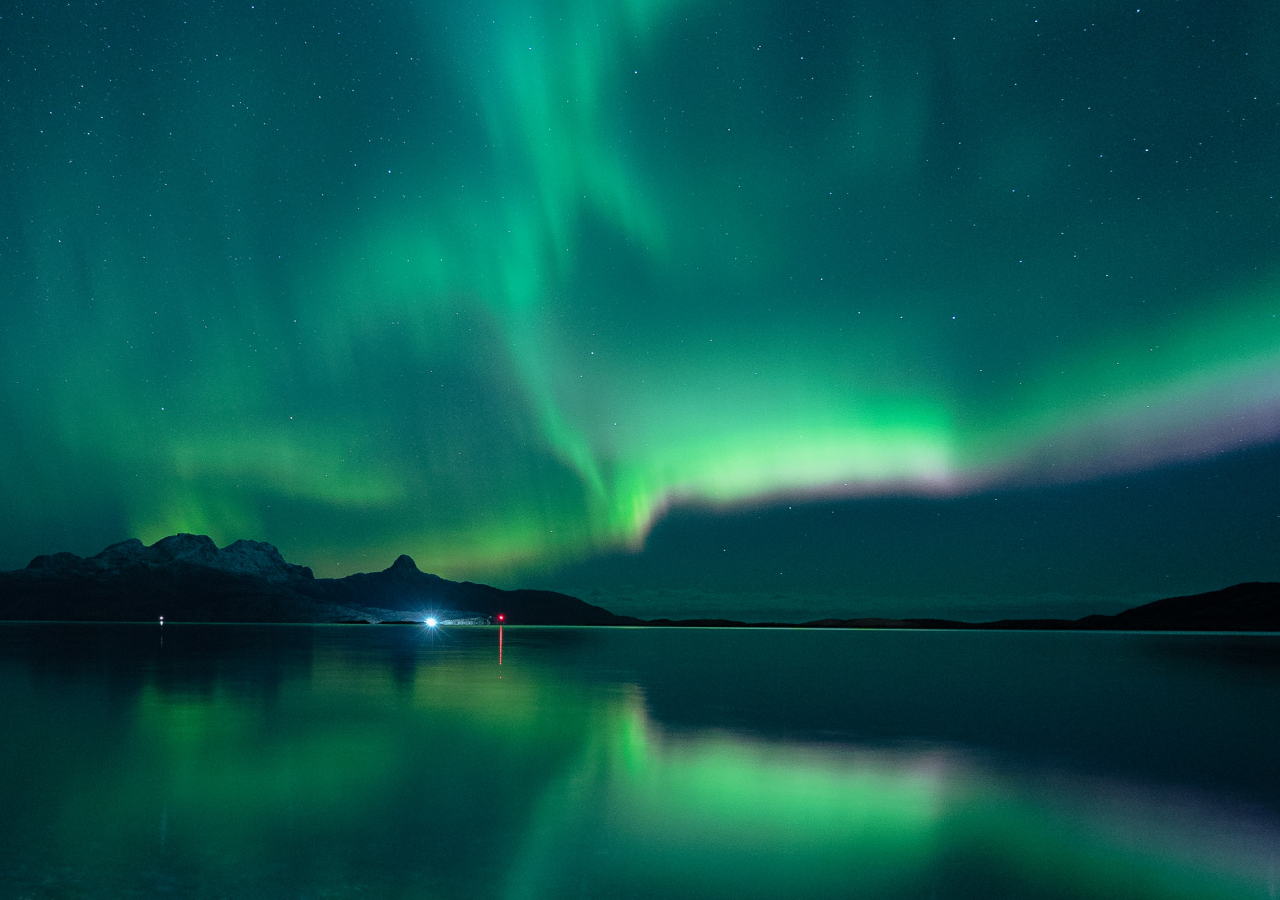
<file: faq.html>
<!DOCTYPE html>
<html lang="en">
<head>
    <meta charset="UTF-8">
    <meta name="viewport" content="width=device-width, initial-scale=1.0">
    <title>Document</title>
    <link rel="stylesheet" href="style.css">
    <style>
        
    </style>
</head>
<body>
    
</body>
</html>
</file>
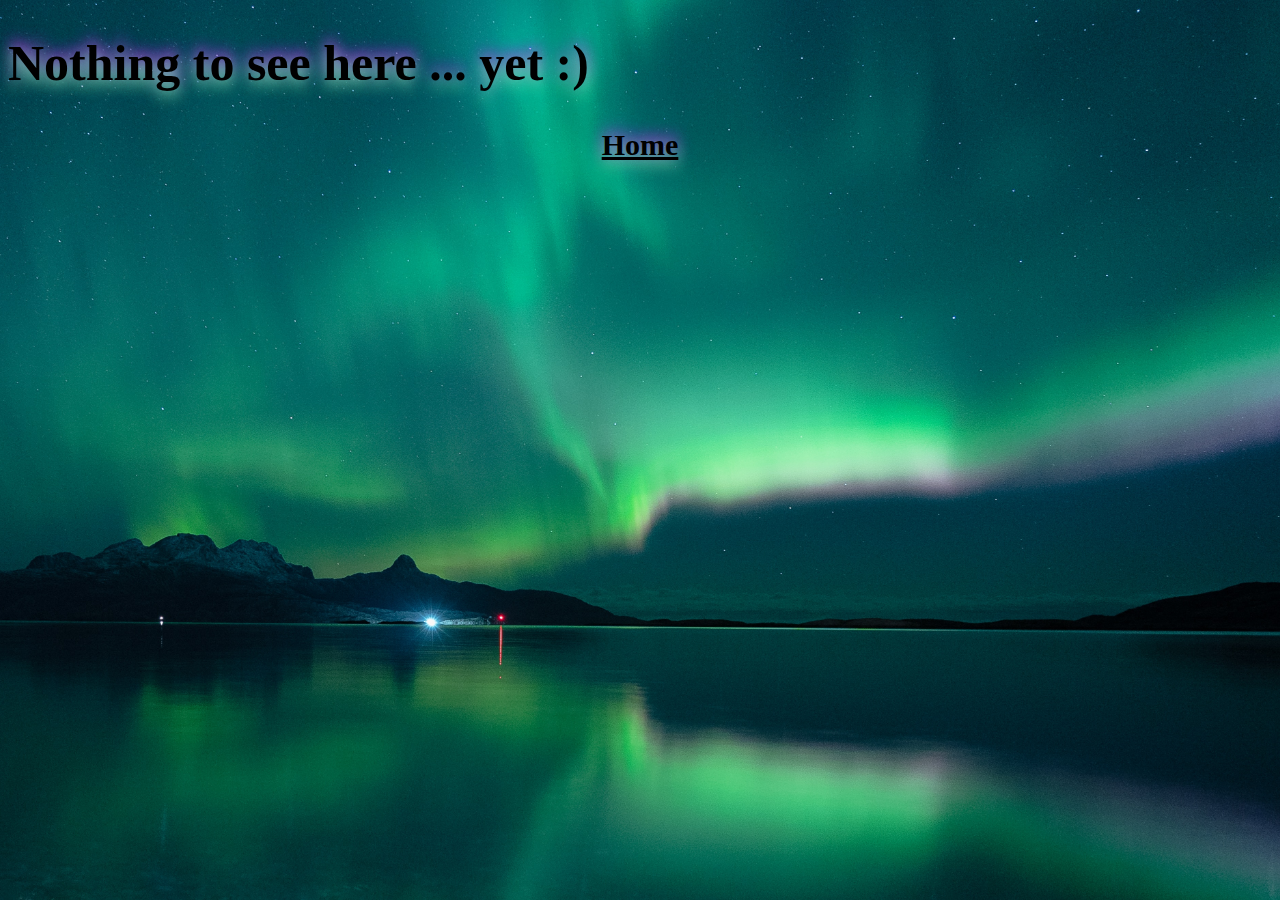
<file: live_auctions.html>
<!DOCTYPE html>
<html lang="en">
<head>
    <meta charset="UTF-8">
    <meta name="viewport" content="width=device-width, initial-scale=1.0">
    <title>Live Auctions</title>
    <link rel="stylesheet" href="style.css">
    <style>
        
    </style>
</head>
<body>
    <h1>Nothing to see here ... yet :)</h1>
    
     
        
        <div id="menu1"><table align="center" width="800px">
                <tr width="1600">
                    <th width="400"><a style="color:black;"href="index.html">Home</a></th>
                </tr>
            </table></div>
            

</body>
</html>
</file>
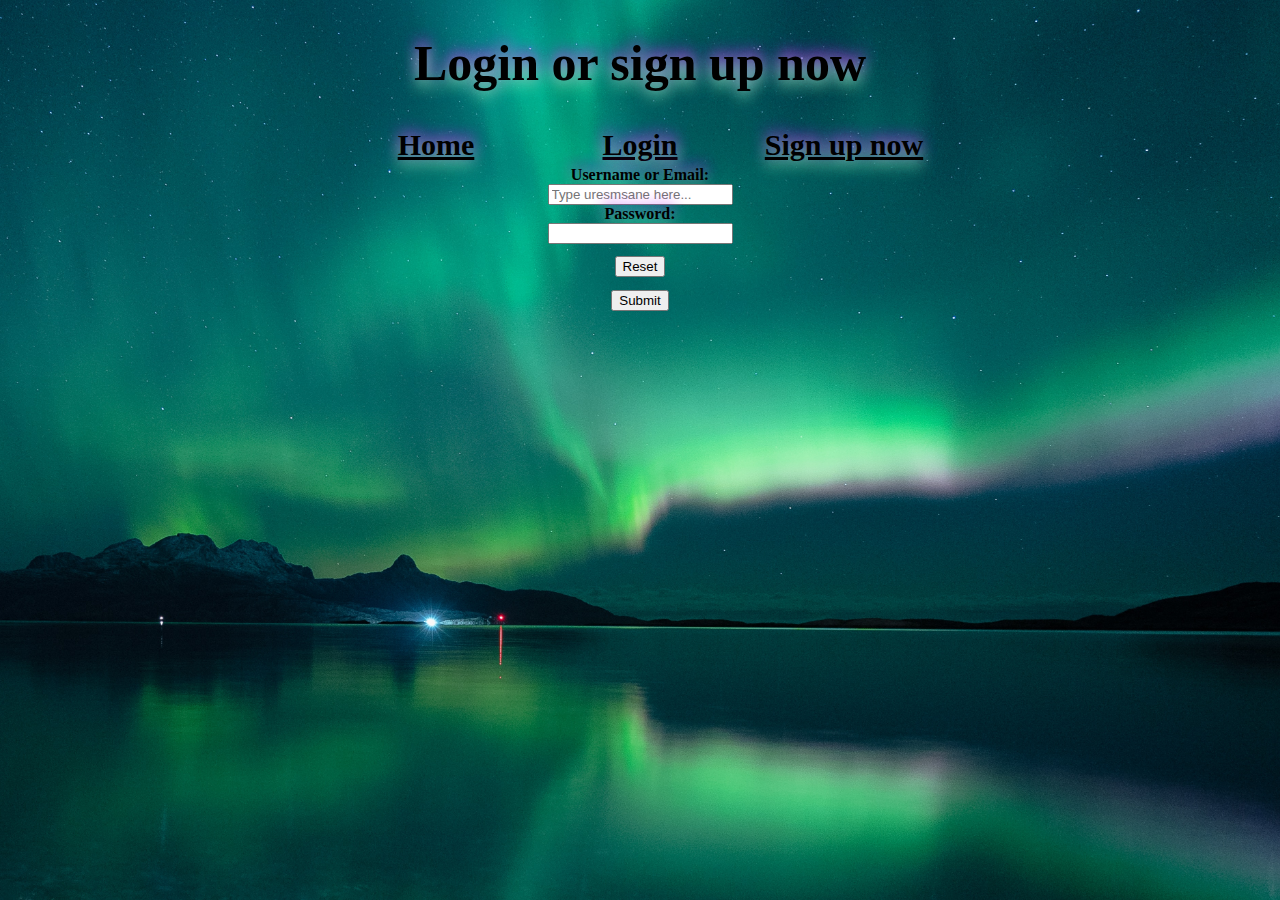
<file: login.html>
<!DOCTYPE html>
<html lang="en">
    <head>
        <Title>AuroraArtAuctions</Title>
        <meta charset="UTF-8">
        <meta http-equiv="X-UA-Compatible" content="IE=edge">
        <meta name="viewport" content="width=device-width, initial-scale=1.0">
        <title>Login</title>
        <link rel="stylesheet" href="style.css">
        <style>
            
        </style>
    </head>
    <body bgcolor="">
        <div id="title1"><h1 style="color: black;" align="center">Login or sign up now</h1></div>
        <div id="menu1"><table align="center">
            <tr>
                <th width="200"><a  style="color: black;"href="index.html">Home</a></th>
                <th width="200"><a  style="color: black;"href=login.html>Login</a></th>
                <th width="200"><a  style="color: black;"href="sign_up.html">Sign up now</a></th>
            </tr>

            <tr>

                <th></th>
                <th><div style="font-size: medium;">
                    <label for="Username">Username or Email:</label>
                    <input type="text" id="Username" name="Username" placeholder="Type uresmsane here..." required>
                    </div>
                    
                    <div style="font-size: medium;">
                    <label for="pass">Password:</label>
                    <input type="password" id="pass" name="pass" maxlength="12" required>
                    
                    </div>
                    
                    <div>
                        <input type="reset">
                    </div>
                    <div>
                        <input type="submit">
                    </div>
                </div></th>
            </tr>
        </table></div>
        
        
    </body>
</html>
</file>
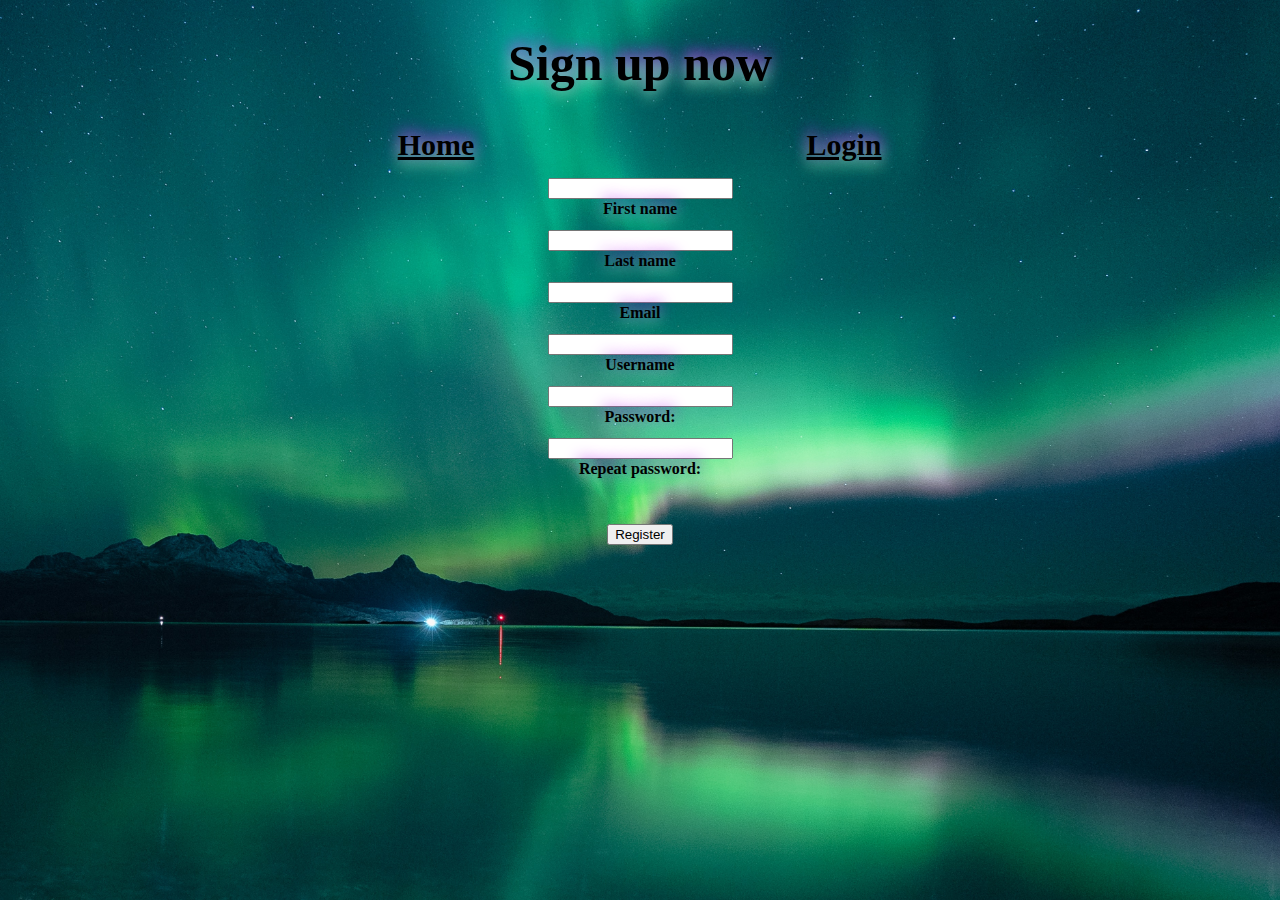
<file: sign_up.html>
<!DOCTYPE html>
<html lang="en">
    <head>
        <Title>AuroraArtAuctions</Title>
        <meta charset="UTF-8">
        <meta http-equiv="X-UA-Compatible" content="IE=edge">
        <meta name="viewport" content="width=device-width, initial-scale=1.0">
        <title>Login</title>
        <link rel="stylesheet" href="style.css">
        <style>
            
        </style>
    </head>
    <body bgcolor="">
        <div id="title1"><h1 style="color: black;" align="center">Sign up now</h1></div>
        <div id="menu1"><table align="center">
            <tr>
                <th width="200"><a  style="color: black;"href="index.html">Home</a></th>
                <th width="200"><a  style="color: black;"href="sign_up.html">
                </a></th>
                <th width="200"><a  style="color: black;"href=login.html>Login</a></th>
            </tr>
            <tr>
                <th></th>
                <th><div id="popup">
                    
                    <input id="text" type="text"/>
                    <div style="font-size: medium;">First name</div>

                    <input id="text" type="text"/>
                    <div style="font-size: medium;">Last name</div>

                    <input id="text" type="text"/>
                    <div style="font-size: medium;">Email</div>

                    <input id="text" type="text"/>
                    <div style="font-size: medium;">Username</div>

                    <input id="pass" type="password"/>
                    <div style="font-size: medium;">Password:</div>

                    <input id="pass" type="password"/>
                    <div style="font-size: medium;">Repeat password:</div>

                    <br>
                    <button onclick="done()">Register</button>    
                </div></th>
            </tr>
        </table></div>
        
        
    </body>
</html>
</file>
<file: style.css>
body{
    background-image: url(aurora6.jpg);
    background-repeat: no-repeat;
    background-attachment: fixed;
    background-position: center;
    background-size: cover;
        }
        h1{
            text-shadow: 0px 5px 15px #79f7b0, 0px -5px 15px #bc15e6; 
            font-size: 50px;
            font-family:'Times New Roman', Times, serif;
        }
        table{
            text-shadow: 0px 5px 15px #79f7b0, 0px -5px 15px #bc15e6;
            font-size: 30px;
            font-family:'Times New Roman', Times, serif;
        }
#title1{
    animation: myMenu;
    animation-duration: 2s;

}
#menu1{
    animation: myTitle;
    animation-duration: 3s;
    animation-delay: -1s;
}
@keyframes myTitle{
    from{margin-right: 100%;}
    to{margin-left: 0%;}
}
@keyframes myMenu{
    from{margin-left: 100%;}
    to{margin-left: 0%;}
}
</file>
